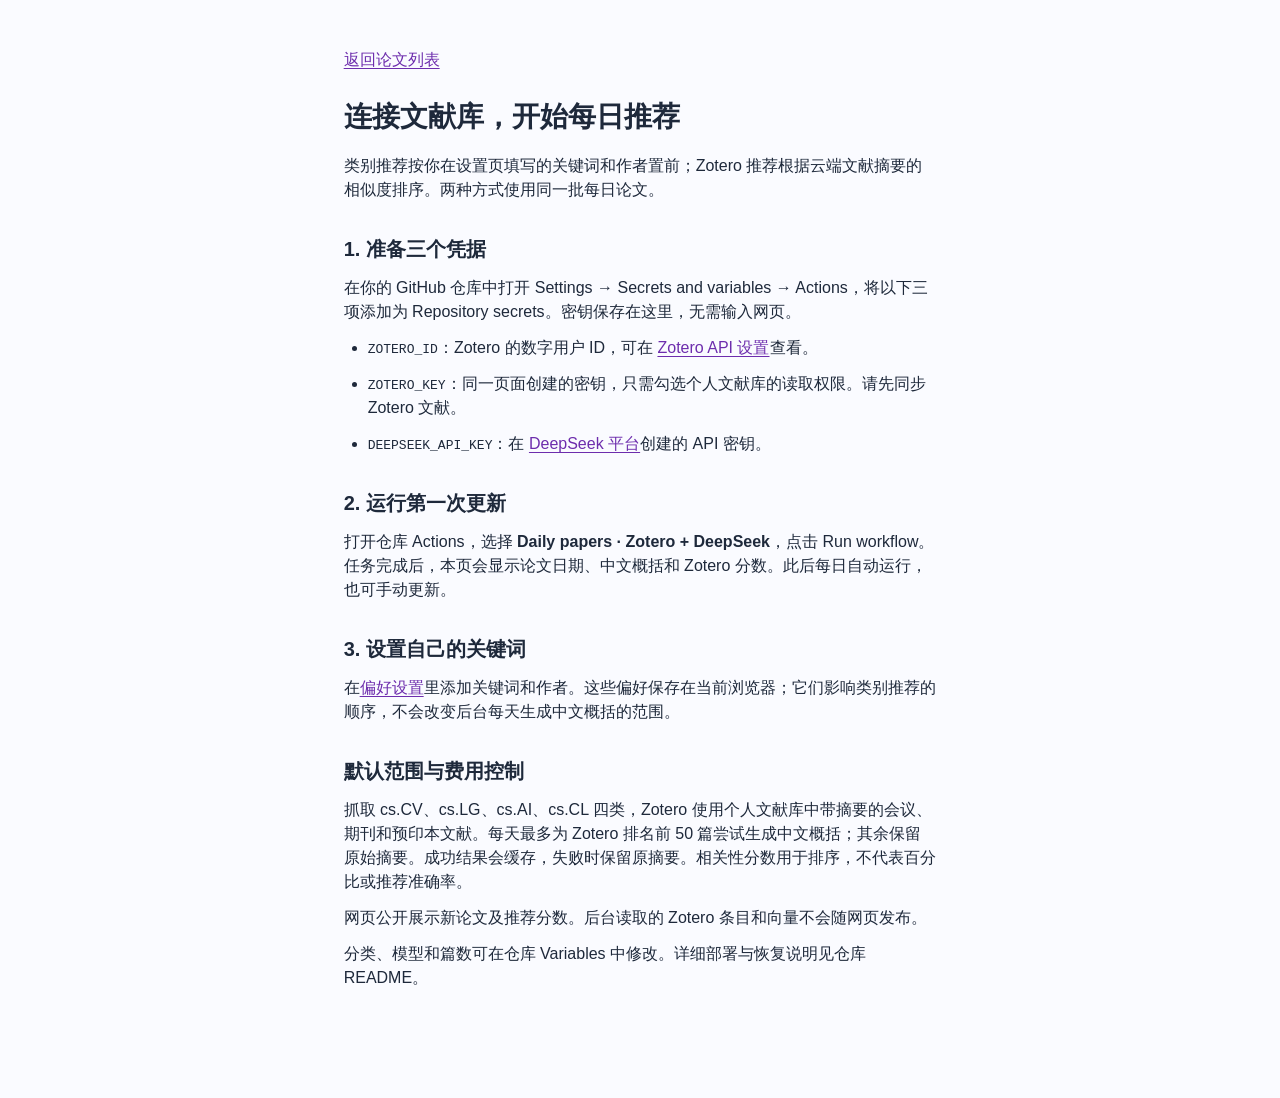
<file: setup.html>
<!doctype html>
<html lang="zh-CN">
<head>
  <meta charset="utf-8"><meta name="viewport" content="width=device-width, initial-scale=1">
  <title>开始使用 · Daily arXiv</title>
  <link rel="stylesheet" href="css/styles.css"><link rel="stylesheet" href="css/recommendations.css">
  <style> .setup-guide { max-width: 72ch; margin: 48px auto; padding: 0 24px 48px; } .setup-guide h1 { font-size: 28px; margin: 24px 0 16px; } .setup-guide h2 { font-size: 20px; margin: 32px 0 12px; } .setup-guide p, .setup-guide li { margin-bottom: 12px; } .setup-guide ul, .setup-guide ol { padding-left: 24px; } .setup-guide a { color: var(--accent-color); text-decoration: underline; text-underline-offset: 3px; } .setup-guide code { overflow-wrap: anywhere; } </style>
</head>
<body><main class="setup-guide">
  <a href="index.html">返回论文列表</a>
  <h1>连接文献库，开始每日推荐</h1>
  <p>类别推荐按你在设置页填写的关键词和作者置前；Zotero 推荐根据云端文献摘要的相似度排序。两种方式使用同一批每日论文。</p>
  <h2>1. 准备三个凭据</h2>
  <p>在你的 GitHub 仓库中打开 Settings → Secrets and variables → Actions，将以下三项添加为 Repository secrets。密钥保存在这里，无需输入网页。</p>
  <ul>
    <li><code>ZOTERO_ID</code>：Zotero 的数字用户 ID，可在 <a href="https://www.zotero.org/settings/keys" target="_blank" rel="noopener">Zotero API 设置</a>查看。</li>
    <li><code>ZOTERO_KEY</code>：同一页面创建的密钥，只需勾选个人文献库的读取权限。请先同步 Zotero 文献。</li>
    <li><code>DEEPSEEK_API_KEY</code>：在 <a href="https://platform.deepseek.com/api_keys" target="_blank" rel="noopener">DeepSeek 平台</a>创建的 API 密钥。</li>
  </ul>
  <h2>2. 运行第一次更新</h2>
  <p>打开仓库 Actions，选择 <strong>Daily papers · Zotero + DeepSeek</strong>，点击 Run workflow。任务完成后，本页会显示论文日期、中文概括和 Zotero 分数。此后每日自动运行，也可手动更新。</p>
  <h2>3. 设置自己的关键词</h2>
  <p>在<a href="settings.html">偏好设置</a>里添加关键词和作者。这些偏好保存在当前浏览器；它们影响类别推荐的顺序，不会改变后台每天生成中文概括的范围。</p>
  <h2>默认范围与费用控制</h2>
  <p>抓取 cs.CV、cs.LG、cs.AI、cs.CL 四类，Zotero 使用个人文献库中带摘要的会议、期刊和预印本文献。每天最多为 Zotero 排名前 50 篇尝试生成中文概括；其余保留原始摘要。成功结果会缓存，失败时保留原摘要。相关性分数用于排序，不代表百分比或推荐准确率。</p>
  <p>网页公开展示新论文及推荐分数。后台读取的 Zotero 条目和向量不会随网页发布。</p>
  <p>分类、模型和篇数可在仓库 Variables 中修改。详细部署与恢复说明见仓库 README。</p>
</main></body></html>
</file>
<file: css/styles.css>
/* 基础样式 */
:root {
  --primary-color: #667eea;
  --secondary-color: #764ba2;
  --accent-color: #6d2dad;
  --gradient-primary: linear-gradient(135deg, #667eea 0%, #764ba2 100%);
  --gradient-light: linear-gradient(135deg, #e0e7ff 0%, #f3e8ff 100%);
  --background-color: #fafbff;
  --card-bg-color: #ffffff;
  --background-hover: #f1f5f9;
  --text-color: #1e293b;
  --text-secondary: #475569;
  --text-tertiary: #94a3b8;
  --border-color: #e2e8f0;
  --border-accent: rgba(102, 126, 234, 0.2);
  --shadow-sm: 0 1px 3px rgba(102, 126, 234, 0.1);
  --shadow-md: 0 4px 15px rgba(102, 126, 234, 0.15);
  --shadow-lg: 0 8px 25px rgba(102, 126, 234, 0.2);
  --radius-sm: 8px;
  --radius-md: 12px;
  --transition: all 0.2s ease;
  --match-highlight: rgba(255, 223, 77, 0.22); /* 更明显的浅黄色背景 */
  --gold-color: #ffd700;
  --gold-dark: #d4af37;
  --gold-gradient: linear-gradient(135deg, #ffd700 0%, #d4af37 100%);
  --author-color: #10b981;
  --author-gradient: linear-gradient(135deg, #10b981 0%, #059669 100%);
  --keyword-color: #8b5cf6;
  --keyword-gradient: linear-gradient(135deg, #8b5cf6 0%, #7c3aed 100%);
}

* {
  margin: 0;
  padding: 0;
  box-sizing: border-box;
}

body {
  font-family: 'Inter', -apple-system, BlinkMacSystemFont, 'Segoe UI', Roboto, Helvetica, Arial, sans-serif;
  background-color: var(--background-color);
  color: var(--text-color);
  line-height: 1.5;
  -webkit-font-smoothing: antialiased;
  -moz-osx-font-smoothing: grayscale;
}

a {
  color: var(--primary-color);
  text-decoration: none;
}

a:hover {
  text-decoration: underline;
}

button {
  cursor: pointer;
  border: none;
  background: none;
  font: inherit;
  color: inherit;
}

.button {
  display: inline-flex;
  align-items: center;
  justify-content: center;
  gap: 8px;
  padding: 8px 16px;
  border-radius: var(--radius-sm);
  font-weight: 500;
  transition: var(--transition);
  background-color: var(--background-hover);
}

.button:hover {
  background-color: var(--border-color);
}

.button.primary {
  background: var(--gradient-primary);
  color: white;
  box-shadow: var(--shadow-sm);
}

.button.primary:hover {
  box-shadow: var(--shadow-md);
  transform: translateY(-1px);
}

.icon-button {
  display: flex;
  align-items: center;
  justify-content: center;
  width: 36px;
  height: 36px;
  border-radius: 50%;
  transition: var(--transition);
  color: var(--primary-color);
}

.icon-button:hover {
  background-color: rgba(102, 126, 234, 0.1);
}

/* 视图控制按钮样式 */
.view-controls {
  display: flex;
  align-items: center;
  gap: 4px;
}

.view-icon {
  display: flex;
  align-items: center;
  justify-content: center;
  margin-right: 2px;
  color: var(--primary-color);
  font-size: 14px;
}

.view-controls .button {
  border: 1px solid var(--border-accent);
  background-color: rgba(102, 126, 234, 0.05);
  padding: 4px 10px;
  font-size: 13px;
}

.view-controls .button:hover {
  background-color: rgba(102, 126, 234, 0.1);
}

.view-controls .button.active {
  background-color: rgba(102, 126, 234, 0.15);
  border-color: var(--primary-color);
  color: var(--primary-color);
  font-weight: 500;
}

/* 布局容器 */
.app-container {
  display: flex;
  flex-direction: column;
  min-height: 100vh;
}

/* 页头 */
header {
  position: sticky;
  top: 0;
  z-index: 100;
  background-color: var(--background-color);
}

.header-content {
  display: flex;
  justify-content: space-between;
  align-items: center;
  padding: 16px 24px;
  max-width: 1440px;
  margin: 0 auto;
  width: 100%;
}

.header-center {
  display: flex;
  align-items: center;
  justify-content: center;
}

.site-logo {
  display: flex;
  align-items: center;
  gap: 10px;
  text-decoration: none !important;
  color: var(--text-color);
  transition: var(--transition);
}

.site-logo:hover {
  text-decoration: none;
  opacity: 0.9;
}

.logo-image {
  height: 36px;
  width: auto;
}

.site-title {
  font-size: 18px;
  font-weight: 600;
  background: var(--gradient-primary);
  -webkit-background-clip: text;
  -webkit-text-fill-color: transparent;
  background-clip: text;
}

.header-content h1 {
  font-size: 20px;
  font-weight: 600;
}

.header-controls {
  display: flex;
  align-items: center;
  gap: 20px;
}

.date-selector {
  display: flex;
  align-items: center;
  gap: 8px;
  border-radius: var(--radius-sm);
  padding: 2px;
}

.date-display {
  display: flex;
  align-items: center;
  gap: 4px;
  font-weight: 500;
  color: var(--text-color);
}

/* 类别导航栏 */
.category-nav {
  background-color: rgba(255, 255, 255, 0.8);
  backdrop-filter: blur(10px);
  -webkit-backdrop-filter: blur(10px);
  position: sticky;
  top: 70px;
  z-index: 10;
  display: flex;
  flex-direction: column;
  align-items: center; /* 居中显示 */
}

.category-nav::-webkit-scrollbar {
  display: none;
}

.category-label-container {
  display: flex;
  align-items: center;
  max-width: 1440px; /* 与main容器的max-width相同 */
  width: 100%;
  padding: 10px 24px 5px 24px; /* 减少上下内边距 */
  margin: 0 auto; /* 居中显示 */
  position: relative;
}

.category-nav-label, .filter-nav-label {
  font-weight: 600;
  background: var(--gradient-primary);
  -webkit-background-clip: text;
  -webkit-text-fill-color: transparent;
  background-clip: text;
  margin-right: 8px; /* 减少右侧间距 */
  white-space: nowrap;
  min-width: 90px; /* 减少宽度从120px到90px */
  letter-spacing: 0.3px; /* 减少字母间距 */
  font-size: 14px; /* 减小字体大小 */
  text-transform: uppercase;
  opacity: 1; /* 增加不透明度 */
  position: relative;
  z-index: 1;
  padding-left: 3px; /* 减少左侧内边距 */
}

/* 删除装饰线的CSS规则 */
.category-nav-label::after, .keyword-nav-label::after {
  content: none; /* 移除装饰线 */
}

.category-scroll {
  display: flex;
  overflow-x: auto;
  gap: 10px;
  -ms-overflow-style: none;
  scrollbar-width: none;
  width: 100%;
  justify-content: flex-start; /* 改为左对齐 */
  flex-wrap: nowrap; /* 禁止换行 */
  white-space: nowrap; /* 确保内容不会换行 */
  /* 添加鼠标滚轮横向滚动支持 */
  overflow-y: hidden;
}

.filter-scroll {
  display: flex;
  overflow-x: auto;
  gap: 10px;
  -ms-overflow-style: none;
  scrollbar-width: none;
  width: 100%;
  justify-content: flex-start; /* 改为左对齐 */
  flex-wrap: nowrap; /* 禁止换行 */
  white-space: nowrap; /* 确保内容不会换行 */
  /* 添加鼠标滚轮横向滚动支持 */
  overflow-y: hidden;
}

/* Text search UI */
.text-search {
  display: inline-flex;
  align-items: center;
  gap: 8px;
  margin-right: 8px;
}

.text-search .search-input-wrapper {
  display: inline-flex;
  align-items: center;
  gap: 6px;
  background-color: var(--background-hover);
  border: 1px solid var(--border-accent);
  border-radius: 16px;
  padding: 4px 8px;
}

#textSearchInput {
  border: none;
  outline: none;
  background: transparent;
  font-size: 14px;
  color: var(--text-color);
  width: 220px;
}

.text-search .clear-x {
  width: 22px;
  height: 22px;
  border-radius: 50%;
  background-color: rgba(0,0,0,0.08);
  color: var(--text-secondary);
  display: inline-flex;
  align-items: center;
  justify-content: center;
}

.text-search .clear-x:hover {
  background-color: rgba(0,0,0,0.14);
}

.filter-scroll::-webkit-scrollbar {
  display: none;
}

.filter-label-container {
  display: flex;
  align-items: center;
  max-width: 1440px; /* 与main容器的max-width相同 */
  width: 100%;
  padding: 10px 24px 5px 24px; /* 与category标签容器保持一致 */
  margin: 0 auto; /* 居中显示 */
  position: relative;
}

.category-button {
  display: inline-flex;
  align-items: center;
  justify-content: center;
  flex-shrink: 0;
  padding: 6px 12px;
  background-color: var(--background-hover);
  border-radius: 16px;
  font-size: 14px;
  font-weight: 500;
  color: var(--text-secondary);
  transition: var(--transition);
  white-space: nowrap;
  margin: 0 2px;
  box-shadow: 0 1px 2px rgba(0, 0, 0, 0.04);
}

.keyword-tag {
  display: inline-flex;
  align-items: center;
  justify-content: center;
  flex-shrink: 0;
  padding: 6px 12px;
  background-color: var(--background-hover);
  border-radius: 16px;
  font-size: 14px;
  font-weight: 500;
  color: var(--text-secondary);
  transition: var(--transition);
  white-space: nowrap;
  cursor: pointer;
  margin: 0 2px;
  box-shadow: 0 1px 2px rgba(0, 0, 0, 0.04);
}

.category-count {
  display: inline-flex;
  align-items: center;
  justify-content: center;
  margin-left: 6px;
  min-width: 20px;
  height: 20px;
  background-color: rgba(0, 0, 0, 0.05);
  border-radius: 10px;
  font-size: 12px;
  padding: 0 6px;
  transition: var(--transition);
}

.category-button:hover {
  background-color: var(--border-color);
  color: var(--text-color);
}

.keyword-tag:hover {
  background-color: var(--border-color);
  color: var(--text-color);
}

.category-button.active {
  background: var(--gradient-primary);
  color: white;
  box-shadow: var(--shadow-sm);
}

/* 作者按钮样式 */
.author-button {
  background-color: rgba(102, 126, 234, 0.08); /* primary tint */
  color: var(--primary-color);
  border: 1px solid rgba(102, 126, 234, 0.25);
}

.author-button:hover {
  background-color: rgba(102, 126, 234, 0.12);
  border-color: rgba(102, 126, 234, 0.35);
}

.author-button.active {
  background: var(--gradient-primary);
  color: white;
  border-color: var(--primary-color);
  box-shadow: 0 2px 8px rgba(102, 126, 234, 0.25);
}

/* 关键词按钮样式 */
.keyword-button {
  background-color: rgba(167, 139, 250, 0.10); /* accent tint */
  color: var(--accent-color);
  border: 1px solid rgba(167, 139, 250, 0.25);
}

.keyword-button:hover {
  background-color: rgba(167, 139, 250, 0.14);
  border-color: rgba(167, 139, 250, 0.35);
}

.keyword-button.active {
  background: linear-gradient(135deg, var(--accent-color) 0%, var(--secondary-color) 100%);
  color: white;
  border-color: var(--accent-color);
  box-shadow: 0 2px 8px rgba(167, 139, 250, 0.25);
}

.keyword-tag.active {
  background: var(--gradient-primary);
  color: white;
  box-shadow: var(--shadow-sm);
}

.category-button.active .category-count {
  background-color: rgba(255, 255, 255, 0.3);
  color: #fff;
}

/* 标签动画效果 */
.keyword-tag.tag-appear,
.category-button.tag-appear {
  animation: tagAppear 0.3s ease;
}

.keyword-tag.tag-highlight,
.category-button.tag-highlight {
  animation: tagHighlight 1s ease;
}

@keyframes tagAppear {
  0% {
    opacity: 0;
    transform: translateY(10px);
  }
  100% {
    opacity: 1;
    transform: translateY(0);
  }
}

@keyframes tagHighlight {
  0% {
    transform: scale(1);
    box-shadow: 0 0 0 rgba(102, 126, 234, 0.4);
  }
  50% {
    transform: scale(1.05);
    box-shadow: 0 0 8px rgba(102, 126, 234, 0.6);
  }
  100% {
    transform: scale(1);
    box-shadow: 0 0 0 rgba(102, 126, 234, 0.4);
  }
}

/* 主要内容区域 */
main {
  flex: 1;
  padding: 0 24px 24px 24px; /* 修改上边距为0，保持左右下边距 */
  max-width: 1440px;
  margin: 0 auto;
  width: 100%;
}

/* 论文容器 - 网格视图 */
.paper-container {
  display: grid;
  grid-template-columns: repeat(auto-fill, minmax(350px, 1fr));
  gap: 30px;
  margin-top: 24px;
  align-items: flex-start;
}

/* 论文容器 - 列表视图 */
.paper-container.list-view {
  display: flex;
  flex-direction: column;
  gap: 20px;
}

/* 论文卡片 - 网格视图 */
.paper-card {
  background-color: var(--card-bg-color);
  border-radius: var(--radius-md);
  box-shadow: var(--shadow-sm);
  overflow: visible;
  transition: var(--transition);
  cursor: pointer;
  height: auto;
  min-height: 100%;
  display: flex;
  flex-direction: column;
  position: relative;
}

.paper-card:hover {
  box-shadow: var(--shadow-md);
  transform: translateY(-2px);
  background-color: var(--background-light);
}

.paper-card-header {
  padding: 16px;
  border-bottom: 1px solid var(--border-color);
}

.paper-card-title {
  font-size: 16px;
  font-weight: 600;
  margin-bottom: 12px;
  line-height: 1.5;
  overflow: visible;
}

.paper-card-authors {
  font-size: 14px;
  color: var(--text-secondary);
  margin-bottom: 12px;
  line-height: 1.4;
  overflow: visible;
}

/* 作者列表项样式 */
.paper-card-authors .author-item {
  display: inline;
  white-space: nowrap;
}

/* 作者省略号样式 */
.paper-card-authors .author-ellipsis {
  display: inline;
  color: var(--text-tertiary);
  font-weight: 500;
  margin: 0 2px;
  user-select: none;
}

.paper-card-categories {
  display: flex;
  flex-wrap: wrap;
  gap: 6px;
  margin-bottom: 6px;
}

.category-tag {
  font-size: 12px;
  padding: 2px 8px;
  border-radius: 12px;
  background-color: var(--background-hover);
  color: var(--text-secondary);
  border: 1px solid var(--border-accent);
}

.paper-card-body {
  padding: 20px;
  flex-grow: 1;
  display: flex;
  flex-direction: column;
}

.paper-card-summary {
  font-size: 14px;
  color: var(--text-secondary);
  line-height: 1.5;
  overflow: visible;
  margin-bottom: 20px;
  border-left: 3px solid var(--primary-color);
  padding-left: 12px;
  background-color: rgba(102, 126, 234, 0.05);
  padding: 12px;
  border-radius: 6px;
}

.paper-card-footer {
  margin-top: auto;
  display: flex;
  justify-content: space-between;
  align-items: center;
}

.paper-card-date {
  font-size: 12px;
  color: var(--text-tertiary);
}

.paper-card-link {
  font-size: 14px;
  color: var(--primary-color);
  font-weight: 500;
}

/* 论文卡片 - 列表视图 */
.list-view .paper-card {
  flex-direction: row;
  align-items: center;
  padding: 16px;
  gap: 20px;
}

.list-view .paper-card-header {
  padding: 0;
  border-bottom: none;
  flex: 1;
}

.list-view .paper-card-body {
  padding: 0;
  flex: 2;
}

.list-view .paper-card-footer {
  margin-top: 0;
  padding: 0;
  flex: 0 0 auto;
}

/* 论文详情模态框 */
.paper-modal {
  display: none;
  position: fixed;
  top: 0;
  left: 0;
  width: 100%;
  height: 100%;
  background-color: rgba(0, 0, 0, 0.5);
  z-index: 1000;
  overflow-y: auto;
  backdrop-filter: blur(5px);
  -webkit-backdrop-filter: blur(5px);
}

.paper-modal.active {
  display: flex;
  justify-content: center;
  align-items: flex-start;
}

.paper-modal-content {
  background-color: var(--card-bg-color);
  border-radius: var(--radius-md);
  box-shadow: var(--shadow-md);
  width: 90%;
  max-width: 800px;
  margin: 60px auto;
  max-height: calc(100vh - 120px);
  display: flex;
  flex-direction: column;
  animation: modalFadeIn 0.3s ease;
}

@keyframes modalFadeIn {
  from {
    opacity: 0;
    transform: translateY(20px);
  }
  to {
    opacity: 1;
    transform: translateY(0);
  }
}

.paper-modal-header {
  padding: 20px;
  border-bottom: 1px solid var(--border-color);
  display: flex;
  justify-content: space-between;
  align-items: center;
  position: relative;
}

.paper-modal-header h2 {
  font-size: 20px;
  font-weight: 600;
}

.paper-modal-body {
  padding: 20px;
  overflow-y: auto;
  flex: 1;
}

.paper-modal-body h3 {
  font-size: 18px;
  font-weight: 600;
  margin-bottom: 16px;
}

.paper-modal-body p {
  margin-bottom: 16px;
  line-height: 1.6;
}

.paper-modal-footer {
  display: flex;
  justify-content: space-between;
  align-items: center;
  gap: 8px;
  padding: 16px;
  border-top: 1px solid var(--border-color);
}

.paper-navigation {
  display: flex;
  flex-direction: column;
  align-items: flex-start;
  gap: 4px;
}

.paper-modal-buttons {
  display: flex;
  gap: 8px;
  align-items: center;
}

.paper-modal-footer .button.icon-button {
  width: 40px;
  height: 40px;
  padding: 8px;
  display: flex;
  align-items: center;
  justify-content: center;
  transition: all 0.2s ease;
  position: relative;
  border: none;
  background: none;
}

.paper-modal-footer .button.icon-button:not(.primary) {
  color: var(--text-primary);
}

.paper-modal-footer .button.icon-button:not(.primary):hover {
  color: var(--primary-color);
  transform: translateY(-1px);
}

/* Special styling for arXiv logo */
.paper-modal-footer #paperLink svg {
  width: 60px;
  height: 27px;
  margin: -2px -10px;
}

.paper-modal-footer .button.icon-button.primary {
  background: none;
}

.paper-modal-footer .button.icon-button.primary:hover {
  transform: translateY(-1px);
}

/* Tooltip styles */
.paper-modal-footer .button.icon-button::after {
  content: attr(title);
  position: absolute;
  bottom: 100%;
  left: 50%;
  transform: translateX(-50%);
  padding: 4px 8px;
  background-color: rgba(0, 0, 0, 0.8);
  color: white;
  font-size: 12px;
  border-radius: 4px;
  white-space: nowrap;
  opacity: 0;
  visibility: hidden;
  transition: all 0.2s ease;
  pointer-events: none;
  margin-bottom: 5px;
}

.paper-modal-footer .button.icon-button:hover::after {
  opacity: 1;
  visibility: visible;
}

.navigation-hint {
  font-size: 12px;
  color: var(--text-tertiary);
  font-weight: 500;
}

.paper-position {
  font-size: 14px;
  color: var(--text-secondary);
  font-weight: 600;
}

/* 日期选择器样式 */
.date-picker-modal {
  position: fixed;
  top: 0;
  left: 0;
  right: 0;
  bottom: 0;
  background-color: rgba(0, 0, 0, 0.5);
  display: flex;
  align-items: center;
  justify-content: center;
  z-index: 1000;
  opacity: 0;
  visibility: hidden;
  transition: var(--transition);
  backdrop-filter: blur(5px);
  -webkit-backdrop-filter: blur(5px);
  pointer-events: none;
}

.date-picker-modal.active {
  opacity: 1;
  visibility: visible;
  pointer-events: auto;
}

.date-picker-content {
  background-color: var(--card-bg-color);
  border-radius: var(--radius-md);
  box-shadow: 0 10px 25px rgba(0, 0, 0, 0.1);
  width: 100%;
  max-width: 360px;
  max-height: 90vh;
  overflow-y: auto;
  animation: modalFadeIn 0.3s ease forwards;
  padding: 24px;
  border: 1px solid rgba(0, 0, 0, 0.08);
}

.date-picker-header {
  display: flex;
  justify-content: space-between;
  align-items: center;
  padding: 16px 20px;
  border-bottom: 1px solid var(--border-color);
}

.date-picker-header h3 {
  font-size: 18px;
  font-weight: 600;
}

.date-picker-body {
  padding: 0;
}

.date-picker-title {
  font-size: 18px;
  font-weight: 600;
  margin: 0 0 16px 0;
  color: var(--primary-color);
  text-align: center;
}

.flatpickr-container {
  margin-bottom: 20px;
  width: 100%;
}

.flatpickr-container input {
  display: none;
}

/* Make flatpickr calendar take full width */
.flatpickr-calendar {
  width: 100% !important;
  max-width: 100% !important;
  padding: 0 !important;
  box-sizing: border-box !important;
  background: transparent !important;
  box-shadow: none !important;
  border: none !important;
}

.flatpickr-months {
  width: 100% !important;
  padding: 0;
  margin-bottom: 10px;
  background-color: transparent !important;
}

.flatpickr-month {
  background-color: transparent !important;
  color: var(--text-color) !important;
}

.flatpickr-current-month {
  padding: 0 !important;
  font-size: 18px !important;
  font-weight: 600 !important;
}

.flatpickr-monthDropdown-months {
  font-weight: 600 !important;
  color: var(--text-color) !important;
}

.flatpickr-prev-month, .flatpickr-next-month {
  padding: 5px !important;
  fill: var(--primary-color) !important;
  color: var(--primary-color) !important;
}

.flatpickr-prev-month:hover, .flatpickr-next-month:hover {
  background-color: rgba(0, 0, 0, 0.05) !important;
  border-radius: 50% !important;
}

.flatpickr-weekdays {
  width: 100% !important;
  background-color: transparent !important;
  margin-bottom: 5px;
}

.flatpickr-weekday {
  height: 28px;
  line-height: 28px;
  flex: 1;
  background-color: transparent !important;
  color: var(--text-secondary) !important;
  font-weight: 500 !important;
  font-size: 14px !important;
}

.flatpickr-days {
  width: 100% !important;
  display: flex !important;
  justify-content: center !important;
  background-color: transparent !important;
}

.dayContainer {
  width: 100% !important;
  min-width: 100% !important;
  max-width: 100% !important;
  display: flex !important;
  flex-wrap: wrap !important;
  /* justify-content: flex-start !important; */
  padding: 0 !important;
}

.flatpickr-day {
  margin: 2px;
  height: 36px !important;
  line-height: 36px !important;
  border-radius: 50% !important;
  /* max-width: 36px !important; */
  width: calc(100% / 7 ) !important;
  flex: 0 0 calc(100% / 7 ) !important;
  display: inline-flex !important;
  justify-content: center !important;
  align-items: center !important;
  box-sizing: border-box !important;
  font-weight: 400 !important;
  color: var(--text-color) !important;
  border: none !important;
}

.flatpickr-day.today {
  border: none !important;
  background-color: rgba(102, 126, 234, 0.1) !important;
  color: var(--primary-color) !important;
  font-weight: 600 !important;
}

.flatpickr-day.selected, 
.flatpickr-day.startRange, 
.flatpickr-day.endRange, 
.flatpickr-day.selected.inRange, 
.flatpickr-day.startRange.inRange, 
.flatpickr-day.endRange.inRange, 
.flatpickr-day.selected:focus, 
.flatpickr-day.startRange:focus, 
.flatpickr-day.endRange:focus, 
.flatpickr-day.selected:hover, 
.flatpickr-day.startRange:hover, 
.flatpickr-day.endRange:hover, 
.flatpickr-day.selected.prevMonthDay, 
.flatpickr-day.startRange.prevMonthDay, 
.flatpickr-day.endRange.prevMonthDay, 
.flatpickr-day.selected.nextMonthDay, 
.flatpickr-day.startRange.nextMonthDay, 
.flatpickr-day.endRange.nextMonthDay {
  background: var(--gradient-primary) !important;
  border-color: var(--primary-color) !important;
  color: white !important;
  font-weight: 600 !important;
  box-shadow: var(--shadow-sm) !important;
}

.flatpickr-day.inRange, 
.flatpickr-day.prevMonthDay.inRange, 
.flatpickr-day.nextMonthDay.inRange, 
.flatpickr-day.today.inRange, 
.flatpickr-day.prevMonthDay.today.inRange, 
.flatpickr-day.nextMonthDay.today.inRange {
  background: rgba(102, 126, 234, 0.15) !important;
  border-color: transparent !important;
  color: var(--text-color) !important;
  box-shadow: none !important;
}

.flatpickr-day:hover, 
.flatpickr-day.prevMonthDay:hover, 
.flatpickr-day.nextMonthDay:hover, 
.flatpickr-day:focus, 
.flatpickr-day.prevMonthDay:focus, 
.flatpickr-day.nextMonthDay:focus {
  background: rgba(0, 0, 0, 0.05) !important;
  border-color: transparent !important;
}

.flatpickr-day.flatpickr-disabled, 
.flatpickr-day.flatpickr-disabled:hover,
.flatpickr-day.prevMonthDay, 
.flatpickr-day.nextMonthDay, 
.flatpickr-day.notAllowed {
  color: rgba(57, 57, 57, 0.3) !important;
  background: transparent !important;
  cursor: not-allowed;
}

.date-range-selector {
  display: flex;
  align-items: center;
  justify-content: center;
  padding: 12px 0;
  border-top: 1px solid var(--border-color);
  background-color: rgba(0, 0, 0, 0.02);
  border-radius: 0 0 var(--radius-md) var(--radius-md);
  margin: 16px -24px -24px -24px;
}

.toggle-switch {
  position: relative;
  display: inline-block;
  width: 42px;
  height: 22px;
  margin: 0 10px;
}

.toggle-switch input {
  opacity: 0;
  width: 0;
  height: 0;
}

.toggle-slider {
  position: absolute;
  cursor: pointer;
  top: 0;
  left: 0;
  right: 0;
  bottom: 0;
  background-color: var(--border-color);
  transition: .3s;
  border-radius: 24px;
  box-shadow: inset 0 1px 3px rgba(0, 0, 0, 0.1);
}

.toggle-slider:before {
  position: absolute;
  content: "";
  height: 16px;
  width: 16px;
  left: 3px;
  top: 50%;
  transform: translateY(-50%);
  background-color: white;
  transition: .3s;
  border-radius: 50%;
  box-shadow: 0 1px 3px rgba(0, 0, 0, 0.15);
}

input:checked + .toggle-slider {
  background: var(--gradient-primary);
}

input:focus + .toggle-slider {
  box-shadow: inset 0 1px 3px rgba(0, 0, 0, 0.1), 0 0 0 2px rgba(102, 126, 234, 0.2);
}

input:checked + .toggle-slider:before {
  transform: translate(20px, -50%);
}

.toggle-label {
  font-size: 13px;
  font-weight: 500;
  color: var(--text-secondary);
  user-select: none;
  min-width: 40px;
  text-align: center;
}

@media (max-width: 768px) {
  .header-content {
    padding: 12px 16px;
  }
  
  .header-center {
    position: static;
    transform: none;
    margin-bottom: 8px;
  }
  
  .header-controls {
    margin-left: auto;
  }
  
  .category-scroll {
    padding: 8px 16px;
    max-width: 100%; /* 在移动端占满宽度 */
    justify-content: flex-start; /* 在移动端左对齐 */
    flex-wrap: nowrap; /* 确保不换行 */
  }
  
  .filter-scroll {
    padding: 0 16px 8px;
    margin-top: -4px;
    gap: 6px;
    max-width: 100%; /* 在移动端占满宽度 */
    justify-content: flex-start; /* 在移动端左对齐 */
    flex-wrap: nowrap; /* 确保不换行 */
  }
  
  .category-button, .keyword-tag {
    padding: 4px 10px;
    font-size: 12px;
    border-radius: 14px;
    margin: 0 2px; /* 调整为水平边距 */
  }
  
  main {
    padding: 0 16px 16px 16px; /* 调整与类别/关键词区域保持一致 */
    padding-left: 10px;
  }
  
  .paper-container {
    padding: 0;
    margin-top: 16px;
  }
  
  .keyword-tag-container {
    margin: 6px 16px 0;
    padding: 8px 12px;
  }
  
  .keyword-tag-header {
    margin-bottom: 6px;
  }
  
  .keyword-tags {
    gap: 6px;
    min-height: 24px;
    padding: 4px;
  }
  
  .keyword-tags .keyword-tag {
    padding: 3px 8px;
    font-size: 12px;
    border-radius: 12px;
  }
  
  .list-view .paper-card {
    flex-direction: column;
  }
  
  .list-view .paper-card-header,
  .list-view .paper-card-body {
    width: 100%;
  }
  
  .paper-modal-content {
    width: 95%;
    max-height: 85vh;
  }
  
  .paper-sections {
    flex-direction: column;
  }
  
  .date-picker-content {
    width: 95%;
  }
}

/* 加载状态 */
.loading-container {
  display: flex;
  flex-direction: column;
  align-items: center;
  justify-content: center;
  padding: 40px;
  grid-column: 1 / -1;
}

.loading-spinner {
  width: 40px;
  height: 40px;
  border: 3px solid rgba(0, 0, 0, 0.1);
  border-radius: 50%;
  border-top-color: var(--primary-color);
  animation: spinner 1s linear infinite;
  margin-bottom: 16px;
}

@keyframes spinner {
  to {
    transform: rotate(360deg);
  }
}

/* 页脚 */
footer {
  background-color: #fff;
  border-top: 1px solid var(--border-color);
  padding: 24px;
  margin-top: auto;
}

.footer-content {
  max-width: 1440px;
  margin: 0 auto;
  text-align: center;
  color: var(--text-tertiary);
  font-size: 14px;
}

/* 添加对论文索引号和详情部分的样式 */
.paper-card-index {
  font-weight: 600;
  color: white;
  background: var(--gradient-primary);
  width: 28px;
  height: 28px;
  border-radius: 50%;
  display: flex;
  align-items: center;
  justify-content: center;
  font-size: 14px;
  box-shadow: 0 2px 4px rgba(102, 126, 234, 0.2);
  position: absolute;
  top: -10px;
  left: -10px;
  z-index: 5;
}

.paper-sections {
  margin-top: 16px;
  display: grid;
  grid-template-columns: repeat(auto-fit, minmax(300px, 1fr));
  gap: 16px;
}

.paper-section {
  background-color: rgba(102, 126, 234, 0.03);
  border-radius: var(--radius-sm);
  padding: 16px;
  border-left: 3px solid var(--primary-color);
}

.paper-section h4 {
  margin-top: 0;
  margin-bottom: 8px;
  color: var(--primary-color);
  font-size: 16px;
}

.original-abstract {
  font-style: italic;
  border-left: 3px solid var(--border-color);
  padding-left: 16px;
  color: var(--text-secondary);
}

/* 在列表视图中调整索引显示 */
.list-view .paper-card-index {
  position: relative;
  top: auto;
  left: auto;
  margin-right: 12px;
  margin-top: auto;
  margin-bottom: auto;
}

/* 设置模态框样式 */
.settings-modal {
  position: fixed;
  top: 0;
  left: 0;
  width: 100%;
  height: 100%;
  background-color: rgba(15, 23, 42, 0.6);
  backdrop-filter: blur(4px);
  z-index: 1000;
  display: flex;
  justify-content: center;
  align-items: center;
  opacity: 0;
  visibility: hidden;
  transition: opacity 0.3s ease, visibility 0.3s ease;
}

.settings-modal.active {
  opacity: 1;
  visibility: visible;
}

.settings-modal-content {
  background-color: var(--card-bg-color);
  border-radius: var(--radius-md);
  width: 90%;
  max-width: 600px;
  max-height: 85vh;
  box-shadow: var(--shadow-lg);
  display: flex;
  flex-direction: column;
  transform: translateY(20px);
  transition: transform 0.3s cubic-bezier(0.34, 1.56, 0.64, 1);
  overflow: hidden;
}

.settings-modal.active .settings-modal-content {
  transform: translateY(0);
}

.settings-modal-header {
  display: flex;
  justify-content: space-between;
  align-items: center;
  padding: 20px 24px;
  border-bottom: 1px solid var(--border-color);
}

.settings-modal-header h2 {
  font-size: 20px;
  font-weight: 600;
  margin: 0;
  background: var(--gradient-primary);
  -webkit-background-clip: text;
  -webkit-text-fill-color: transparent;
  background-clip: text;
}

.settings-modal-body {
  padding: 24px;
  overflow-y: auto;
  max-height: calc(85vh - 140px);
}

.settings-section {
  margin-bottom: 28px;
}

.settings-section:last-child {
  margin-bottom: 0;
}

.settings-section h3 {
  font-size: 16px;
  font-weight: 600;
  margin-bottom: 16px;
  color: var(--text-color);
}

.settings-item {
  margin-bottom: 20px;
  display: flex;
  align-items: center;
  justify-content: space-between;
}

.settings-item:last-child {
  margin-bottom: 0;
}

.settings-item label {
  font-size: 14px;
  font-weight: 500;
  color: var(--text-secondary);
}

.settings-input {
  background-color: var(--background-color);
  border: 1px solid var(--border-color);
  border-radius: var(--radius-sm);
  padding: 8px 12px;
  font-size: 14px;
  color: var(--text-color);
  transition: var(--transition);
  width: 180px;
}

.settings-input:focus {
  border-color: var(--primary-color);
  outline: none;
  box-shadow: 0 0 0 2px rgba(102, 126, 234, 0.2);
}

.settings-modal-footer {
  display: flex;
  justify-content: flex-end;
  gap: 12px;
  padding: 16px 24px;
  border-top: 1px solid var(--border-color);
}

.tag-selector {
  display: flex;
  flex-direction: column;
  gap: 8px;
  width: 180px;
}

.selected-tags {
  display: flex;
  flex-wrap: wrap;
  gap: 8px;
  margin-bottom: 8px;
}

.selected-tags .category-tag {
  display: inline-flex;
  align-items: center;
  background-color: rgba(102, 126, 234, 0.1);
  color: var(--primary-color);
  border-radius: 16px;
  padding: 4px 12px;
  font-size: 12px;
  font-weight: 500;
  cursor: pointer;
  transition: var(--transition);
}

.selected-tags .category-tag:hover {
  background-color: rgba(102, 126, 234, 0.2);
}

.range-selector {
  display: flex;
  align-items: center;
  gap: 12px;
  width: 180px;
}

.settings-range {
  flex: 1;
  height: 4px;
  -webkit-appearance: none;
  appearance: none;
  background: var(--gradient-light);
  border-radius: 2px;
  outline: none;
}

.settings-range::-webkit-slider-thumb {
  -webkit-appearance: none;
  appearance: none;
  width: 16px;
  height: 16px;
  border-radius: 50%;
  background: var(--gradient-primary);
  cursor: pointer;
  box-shadow: var(--shadow-sm);
}

.settings-range::-moz-range-thumb {
  width: 16px;
  height: 15px;
  border-radius: 50%;
  background: var(--gradient-primary);
  cursor: pointer;
  box-shadow: var(--shadow-sm);
  border: none;
}

#fontSizeValue {
  font-size: 14px;
  color: var(--text-secondary);
  min-width: 40px;
  text-align: right;
}

@media (max-width: 768px) {
  .settings-item {
    flex-direction: column;
    align-items: flex-start;
    gap: 8px;
  }
  
  .settings-input, 
  .tag-selector,
  .range-selector {
    width: 100%;
  }
}

.clear-button {
  background-color: var(--text-tertiary);
  color: white;
  font-size: 13px;
  padding: 4px 10px;
  margin: 4px 2px; /* 添加边距与其他按钮一致 */
}

.clear-button:hover {
  background-color: var(--text-secondary);
}

/* 类别标签和关键词标签样式 */
.category-label {
  font-weight: 600;
  color: var(--text-color);
  margin-right: 6px;
}

.keyword-label {
  font-weight: 600;
  color: var(--text-color);
  margin-right: 6px;
  white-space: nowrap;
  margin-left: 0;
  min-width: 90px; /* 减少宽度从120px到90px，与Category标签保持一致 */
}

.author-label {
  font-weight: 600;
  color: var(--text-color);
  margin-right: 6px;
  white-space: nowrap;
  margin-left: 0;
  min-width: 90px; /* 与Category和Keyword标签保持一致 */
}

.logic-indicator {
  display: inline-flex;
  align-items: center;
  justify-content: center;
  background: var(--gradient-primary);
  color: white;
  border-radius: 12px;
  padding: 3px 8px;
  font-size: 12px;
  font-weight: 600;
  margin-right: 8px;
  box-shadow: 0 1px 3px rgba(0, 0, 0, 0.1);
  letter-spacing: 0.5px;
}

.filter-logic-hint {
  font-size: 11px;
  opacity: 0.85;
  font-weight: 500;
  margin-left: 4px;
  letter-spacing: 0;
  text-transform: none;
}

  padding-left: 3px; /* 减少左侧内边距 */
}


.author-tag {
  display: inline-flex;
  align-items: center;
  justify-content: center;
  padding: 4px 12px;
  margin-right: 8px;
  background-color: var(--tag-bg);
  color: var(--text-secondary);
  border-radius: 16px;
  font-size: 13px;
  font-weight: 500;
  cursor: pointer;
  transition: all 0.2s ease;
  user-select: none;
}

.author-tag.active {
  background: var(--gradient-primary);
  color: white;
  box-shadow: 0 2px 4px rgba(0, 0, 0, 0.1);
}

.author-tag:hover {
  background-color: var(--tag-hover-bg);
}

.author-tag.active:hover {
  background: var(--gradient-primary-hover);
}

/* 高亮样式 */
.keyword-highlight {
  background-color: rgba(255, 215, 0, 0.15);
  border-radius: 3px;
  padding: 0 2px;
  font-weight: inherit;
  color: inherit;
  position: relative;
  display: inline-block;
  box-shadow: 0 0 0 1px rgba(255, 215, 0, 0.3);
  transition: all 0.2s ease;
}

.keyword-highlight:hover {
  background-color: rgba(255, 215, 0, 0.25);
  box-shadow: 0 0 0 1px rgba(255, 215, 0, 0.4);
}

.author-highlight {
  background-color: rgba(255, 215, 0, 0.12);
  border-radius: 3px;
  padding: 0 2px;
  font-weight: inherit;
  color: inherit;
  position: relative;
  display: inline-block;
  box-shadow: 0 0 0 1px rgba(255, 215, 0, 0.25);
  transition: all 0.2s ease;
}

.author-highlight:hover {
  background-color: rgba(255, 215, 0, 0.2);
  box-shadow: 0 0 0 1px rgba(255, 215, 0, 0.35);
}

.paper-modal-body .highlight-info .keyword-sample {
  background-color: rgba(255, 215, 0, 0.15);
  border: 1px solid rgba(255, 215, 0, 0.3);
}

.paper-modal-body .highlight-info .author-sample {
  background-color: rgba(255, 215, 0, 0.12);
  border: 1px solid rgba(255, 215, 0, 0.25);
}

/* 添加一个高亮动画效果 */
@keyframes highlightPulse {
  0% {
    box-shadow: 0 0 0 1px rgba(102, 126, 234, 0.3);
  }
  50% {
    box-shadow: 0 0 0 2px rgba(102, 126, 234, 0.5);
  }
  100% {
    box-shadow: 0 0 0 1px rgba(102, 126, 234, 0.3);
  }
}

.paper-card:hover .keyword-highlight,
.paper-card:hover .author-highlight {
  animation: highlightPulse 1.5s ease-in-out infinite;
}

/* 在弹窗中也保持高亮的良好显示 */
.paper-modal-body .keyword-highlight,
.paper-modal-body .author-highlight {
  display: inline;
  line-height: inherit;
}

/* 当同时存在关键词和作者高亮时，在模态窗口中显示一个提示 */
.paper-modal-body .highlight-info {
  margin-top: 10px;
  font-size: 12px;
  color: var(--text-tertiary);
  display: flex;
  gap: 10px;
}

.paper-modal-body .highlight-info span {
  display: flex;
  align-items: center;
  gap: 4px;
}

.paper-modal-body .highlight-info .sample {
  width: 12px;
  height: 12px;
  border-radius: 2px;
}

/* 匹配论文卡片的高亮样式 */
.paper-card.matched-paper {
  box-shadow: 0 0 0 2px var(--gold-color), var(--shadow-md);
  background-color: var(--match-highlight);
  position: relative;
  z-index: 2;
  border: 1px solid rgba(255, 215, 0, 0.45);
}

.paper-card.matched-paper:hover {
  box-shadow: 0 0 0 2px var(--gold-color), var(--shadow-lg);
  transform: translateY(-3px);
  border: 1px solid rgba(255, 215, 0, 0.5);
}

/* 移除这个 ::after 星星，只使用 .match-badge */
.paper-card.matched-paper::after {
  display: none;
}

/* 保留原始的关键帧动画，因为其他地方可能会用到 */
@keyframes goldPulse {
  0% {
    box-shadow: 0 0 0 0 rgba(255, 215, 0, 0.7);
  }
  70% {
    box-shadow: 0 0 0 8px rgba(255, 215, 0, 0);
  }
  100% {
    box-shadow: 0 0 0 0 rgba(255, 215, 0, 0);
  }
}

/* 为匹配论文添加列表视图的特殊样式 */
.list-view .paper-card.matched-paper {
  border-left: 4px solid var(--gold-color);
}

/* 优化移动端显示效果 */
@media (max-width: 768px) {
  .paper-card.matched-paper::after {
    top: -4px;
    right: -4px;
    width: 20px;
    height: 20px;
    background-size: 12px 12px;
  }
}

/* 匹配论文在详情页中的样式 */
.matched-paper-details {
  position: relative;
  border-left: 4px solid var(--gold-color);
  padding-left: 16px;
  background-color: var(--match-highlight);
  border-radius: var(--radius-md);
  padding: 20px;
  box-shadow: inset 0 0 0 1px rgba(255, 215, 0, 0.3);
}

.match-indicator {
  position: absolute;
  top: -10px;
  right: 10px;
  background: var(--gold-gradient);
  color: white;
  font-size: 12px;
  font-weight: 600;
  padding: 4px 12px 4px 28px;
  border-radius: 12px;
  box-shadow: 0 2px 4px rgba(212, 175, 55, 0.4);
  z-index: 1;
  letter-spacing: 0.5px;
  animation: fadeIn 0.5s ease-out;
  background-image: url("data:image/svg+xml,%3Csvg xmlns='http://www.w3.org/2000/svg' width='14' height='14' viewBox='0 0 24 24' fill='none' stroke='white' stroke-width='2.5' stroke-linecap='round' stroke-linejoin='round'%3E%3Cpath d='M12 2L15.09 8.26L22 9.27L17 14.14L18.18 21.02L12 17.77L5.82 21.02L7 14.14L2 9.27L8.91 8.26L12 2z'/%3E%3C/svg%3E");
  background-repeat: no-repeat;
  background-position: 8px center;
  background-size: 14px 14px;
}

@keyframes fadeIn {
  from { opacity: 0; transform: translateY(-10px); }
  to { opacity: 1; transform: translateY(0); }
}

@media (max-width: 768px) {
  .matched-paper-details {
    padding: 15px;
  }
  
  .match-indicator {
    font-size: 11px;
    padding: 3px 10px;
    top: -8px;
    right: 8px;
  }
}

/* 匹配标记样式 */
.match-badge {
  position: absolute;
  top: -6px;
  right: -6px;
  width: 24px;
  height: 24px;
  background: var(--gold-gradient);
  border-radius: 50%;
  display: flex;
  align-items: center;
  justify-content: center;
  box-shadow: 0 2px 6px rgba(212, 175, 55, 0.5);
  z-index: 5;
  background-image: url("data:image/svg+xml,%3Csvg xmlns='http://www.w3.org/2000/svg' width='14' height='14' viewBox='0 0 24 24' fill='white' stroke='white' stroke-width='1' stroke-linecap='round' stroke-linejoin='round'%3E%3Cpath d='M12 2L15.09 8.26L22 9.27L17 14.14L18.18 21.02L12 17.77L5.82 21.02L7 14.14L2 9.27L8.91 8.26L12 2z'/%3E%3C/svg%3E");
  background-repeat: no-repeat;
  background-position: center;
  background-size: 14px 14px;
  animation: goldPulse 2s infinite;
  cursor: help;
}

@keyframes starShine {
  0% { 
    transform: scale(1) rotate(0deg); 
    box-shadow: 0 2px 6px rgba(212, 175, 55, 0.5);
  }
  50% { 
    transform: scale(1.1) rotate(5deg); 
    box-shadow: 0 2px 10px rgba(255, 215, 0, 0.7);
  }
  100% { 
    transform: scale(1) rotate(0deg); 
    box-shadow: 0 2px 6px rgba(212, 175, 55, 0.5);
  }
}

.list-view .match-badge {
  position: absolute;
  top: -6px; 
  right: -6px;
  transform: none;
}

@media (max-width: 768px) {
  .match-badge {
    width: 20px;
    height: 20px;
    background-size: 12px 12px;
    top: -4px;
    right: -4px;
  }
}

/* 匹配信息样式 */
.match-info {
  display: flex;
  align-items: flex-start;
  gap: 15px;
  margin: 16px 0;
  padding: 15px;
  background-color: rgba(255, 215, 0, 0.05);
  border-radius: var(--radius-sm);
  border: 1px solid rgba(255, 215, 0, 0.2);
  position: relative;
}

.match-star-icon {
  flex-shrink: 0;
  width: 36px;
  height: 36px;
  background: var(--gold-gradient);
  border-radius: 50%;
  display: flex;
  align-items: center;
  justify-content: center;
  box-shadow: 0 2px 8px rgba(212, 175, 55, 0.4);
  background-image: url("data:image/svg+xml,%3Csvg xmlns='http://www.w3.org/2000/svg' width='20' height='20' viewBox='0 0 24 24' fill='white' stroke='white' stroke-width='1' stroke-linecap='round' stroke-linejoin='round'%3E%3Cpath d='M12 2L15.09 8.26L22 9.27L17 14.14L18.18 21.02L12 17.77L5.82 21.02L7 14.14L2 9.27L8.91 8.26L12 2z'/%3E%3C/svg%3E");
  background-repeat: no-repeat;
  background-position: center;
  background-size: 20px 20px;
  animation: starTwinkle 4s infinite;
}

@keyframes starTwinkle {
  0%, 100% {
    transform: scale(1);
    opacity: 1;
  }
  50% {
    transform: scale(1.15);
    opacity: 0.9;
    box-shadow: 0 2px 12px rgba(255, 215, 0, 0.7);
  }
}

.match-details {
  flex-grow: 1;
}

.match-details h4 {
  margin: 0 0 8px 0;
  color: var(--gold-dark);
  font-size: 16px;
  font-weight: 600;
}

.match-details p {
  margin: 0;
  color: var(--text-secondary);
  font-size: 14px;
  line-height: 1.5;
}

@media (max-width: 768px) {
  .match-info {
    padding: 12px;
    gap: 12px;
  }
  
  .match-star-icon {
    width: 30px;
    height: 30px;
    background-size: 16px 16px;
  }
  
  .match-details h4 {
    font-size: 15px;
  }
  
  .match-details p {
    font-size: 13px;
  }
}

/* 在移动端优化高亮样式 */
@media (max-width: 768px) {
  .keyword-highlight, .author-highlight {
    padding: 0 1px;
    border-radius: 2px;
  }
}

/* Paper index badge for modal titles */
.paper-index-badge {
  font-weight: 600;
  color: white;
  background: var(--gradient-primary);
  width: 32px;
  height: 32px;
  border-radius: 50%;
  display: flex;
  align-items: center;
  justify-content: center;
  font-size: 14px;
  box-shadow: 0 2px 4px rgba(102, 126, 234, 0.2);
  position: absolute;
  top: -12px;
  left: -12px;
  z-index: 5;
}

/* Random paper indicator */
.random-paper-indicator {
  position: fixed;
  top: 20px;
  right: 20px;
  background: var(--accent-color);
  color: white;
  padding: 8px 16px;
  border-radius: 20px;
  font-size: 12px;
  font-weight: 600;
  z-index: 10001;
  display: flex;
  align-items: center;
  gap: 6px;
  animation: fadeInOut 3s ease-in-out;
  box-shadow: var(--shadow-md);
}

.random-paper-indicator::before {
  content: "🎲";
  font-size: 14px;
}

@keyframes fadeInOut {
  0% { 
    opacity: 0; 
    transform: translateY(-10px) scale(0.9);
  }
  20% { 
    opacity: 1; 
    transform: translateY(0) scale(1);
  }
  80% { 
    opacity: 1; 
    transform: translateY(0) scale(1);
  }
  100% { 
    opacity: 0; 
    transform: translateY(-10px) scale(0.9);
  }
}

@media (max-width: 768px) {
  .random-paper-indicator {
    top: 10px;
    right: 10px;
    padding: 6px 12px;
    font-size: 11px;
  }

}

.pdf-preview-section {
  margin-top: 2rem;
  border-top: 1px solid #eee;
  padding-top: 1rem;
}

.pdf-header {
  display: flex;
  align-items: center;
  justify-content: space-between;
  margin-bottom: 1rem;
}

.pdf-expand-btn {
  background: none;
  border: none;
  cursor: pointer;
  padding: 8px;
  border-radius: 4px;
  transition: background-color 0.2s;
}

.pdf-expand-btn:hover {
  background-color: rgba(0, 0, 0, 0.05);
}

.pdf-expand-btn svg {
  fill: #666;
  transition: fill 0.2s;
}

.pdf-expand-btn:hover svg {
  fill: #333;
}

.pdf-container {
  transition: all 0.3s ease;
}

.pdf-overlay {
  position: fixed;
  top: 0;
  left: 0;
  right: 0;
  bottom: 0;
  background-color: rgba(0, 0, 0, 0.5);
  z-index: 999; /* 确保在模态框之上，但在展开的PDF之下 */
}

.pdf-container.expanded {
  position: fixed;
  top: 50%;
  left: 50%;
  transform: translate(-50%, -50%);
  width: 90vw;
  height: 90vh;
  z-index: 1000;
  background: white;
  box-shadow: 0 4px 12px rgba(0, 0, 0, 0.15);
}

.pdf-container.expanded iframe {
  height: 100% !important;
}

.pdf-container {
  background: #f5f5f5;
  border-radius: 8px;
  padding: 1rem;
  margin-top: 1rem;
  box-shadow: 0 2px 4px rgba(0, 0, 0, 0.1);
}

.pdf-container iframe {
  border-radius: 4px;
  background: white;
  display: block;
  margin: 0 auto;
}

/* 回到顶部按钮样式 */
.back-to-top {
  position: fixed;
  bottom: 30px;
  right: 30px;
  width: 50px;
  height: 50px;
  background: white;
  border: none;
  border-radius: 12px;
  color: var(--primary-color);
  cursor: pointer;
  display: flex;
  align-items: center;
  justify-content: center;
  box-shadow: var(--shadow-lg);
  transition: all 0.3s ease;
  opacity: 0;
  visibility: hidden;
  transform: translateY(20px);
  z-index: 1000;
}

.back-to-top:hover {
  transform: translateY(-2px);
  box-shadow: 0 12px 30px rgba(102, 126, 234, 0.2);
  background: var(--gradient-light);
}

.back-to-top:active {
  transform: translateY(0);
}

.back-to-top.visible {
  opacity: 1;
  visibility: visible;
  transform: translateY(0);
}

.back-to-top svg {
  transition: transform 0.2s ease;
}

.back-to-top:hover svg {
  transform: translateY(-1px);
}

/* 响应式设计 */
@media (max-width: 768px) {
  .back-to-top {
    bottom: 20px;
    right: 20px;
    width: 45px;
    height: 45px;
    border-radius: 10px;
  }
  
  .back-to-top svg {
    width: 20px;
    height: 20px;
  }
}

/* GitHub Link Styles */
.github-link {
  display: inline-flex;
  align-items: center;
  padding: 4px 8px;
  background-color: #f6f8fa;
  color: #24292f;
  border: 1px solid rgba(27, 31, 36, 0.15);
  border-radius: 6px;
  font-size: 12px;
  font-weight: 500;
  margin-left: 10px;
  transition: all 0.2s ease;
  text-decoration: none;
}

.github-link:hover {
  background-color: #f3f4f6;
  text-decoration: none;
  border-color: rgba(27, 31, 36, 0.15);
}

.github-link.hot-repo {
  /* background-color: #fff8c5;  Removed yellow background */
  border-color: rgba(27, 31, 36, 0.15);
  color: #24292f;
}

.github-link.outdated-repo {
  /* opacity: 0.7; Removed opacity */
}

.github-stars {
  margin-left: 4px;
  color: #57606a;
}

.hot-icon {
  margin-left: 4px;
}

.warning-icon {
  margin-left: 4px;
}

.paper-card-footer {
  display: flex;
  justify-content: space-between;
  align-items: center;
}

.footer-left {
  display: flex;
  align-items: center;
}
</file>
<file: css/recommendations.css>
/* Extend the existing palette and card layout. */
:root { --text-tertiary: #64748b; }
.paper-card-link, .footer-content a { color: #4d55b2; }
.recommendation-toolbar { margin: 0 0 20px; }
.recommendation-switch { display: flex; gap: 24px; justify-self: start; align-self: stretch; }
.recommendation-switch button { min-height: 44px; padding: 8px 0; border-bottom: 2px solid transparent; color: var(--text-secondary); font-size: 14px; font-weight: 500; white-space: nowrap; }
.recommendation-switch button[aria-pressed="true"] { border-bottom-color: var(--accent-color); color: var(--accent-color); }
.recommendation-switch button:hover { color: var(--accent-color); }
.recommendation-status { flex: 1; min-width: 200px; color: var(--text-tertiary); font-size: 13px; line-height: 1.7; }
.paper-annotations { display: flex; flex-wrap: wrap; gap: 6px 14px; margin-top: 10px; font-size: 12px; color: var(--text-secondary); }
.zotero-score { color: var(--accent-color); font-variant-numeric: tabular-nums; font-weight: 600; }
.summary-source { font-weight: 500; }
.summary-source[data-ai="true"] { color: #276343; }
.demo-notice { padding: 10px 16px; margin-top: 20px; background: #fff6dd; color: #694b14; border-radius: var(--radius-sm); }
button:focus-visible, a:focus-visible, input:focus-visible, select:focus-visible, .paper-card:focus-visible { outline: 3px solid var(--accent-color); outline-offset: 3px; }
.recommendation-status::selection { background: #e0d3ef; color: #392051; }
.paper-card-title, .paper-card-summary { overflow-wrap: anywhere; }
.loading-container a { text-decoration: underline; text-underline-offset: 3px; }
/* Keep recovery and search actions beside their feedback. */
.recommendation-toolbar, .search-results-controls, .load-notice {
  display: flex; align-items: center; flex-wrap: wrap; gap: 8px 16px;
}
.search-results-controls[hidden], .load-notice[hidden] { display: none; }
.search-results-controls label { display: flex; align-items: center; gap: 6px; min-height: 44px; cursor: pointer; }
.search-results-controls input { accent-color: var(--accent-color); width: 18px; height: 18px; }
.recovery-button { min-height: 44px; padding: 8px 14px; border: 1px solid var(--accent-color); border-radius: var(--radius-sm); color: var(--accent-color); background: var(--card-bg-color); cursor: pointer; }
.recovery-button:hover { background: #ede9f6; }
.load-notice { padding: 12px 16px; margin-bottom: 20px; background: #fff6dd; color: #694b14; border-radius: var(--radius-sm); overflow-wrap: anywhere; }
.load-notice span { flex: 1; min-width: min(100%, 220px); }

.recommendation-status { overflow-wrap: anywhere; }
.date-picker-modal { visibility: hidden; }
.date-picker-modal.active { visibility: visible; }

.paper-reading-actions { display: flex; flex-wrap: wrap; align-items: center; justify-content: space-between; gap: 8px; padding: 0 20px 16px; }
.paper-details-button { min-height: 44px; color: #4d55b2; cursor: pointer; font: inherit; }
.reading-tools select:focus-visible { outline: 3px solid var(--accent-color); outline-offset: 3px; }
.date-picker-modal:not(.active) { display: none; }


/* A quiet navigation bar, followed by one compact reading control row. */
.reading-header { border-bottom: 1px solid var(--border-color); }
.reading-header .header-content {
  display: grid;
  grid-template-columns: auto 1fr auto;
  align-items: center;
  gap: 0 40px;
  min-height: 64px;
  padding-block: 0;
  position: relative;
}
.reading-header .header-center { min-width: 0; margin: 0; }
.reading-header .site-logo { gap: 8px; }
.reading-header .logo-image { height: 28px; }
.reading-header .site-title {
  font-size: 18px;
  font-weight: 600;
  letter-spacing: -0.4px;
  white-space: nowrap;
  background: none;
  -webkit-text-fill-color: currentColor;
  color: var(--text-color);
}
.reading-header .header-controls { gap: 4px; margin: 0; position: relative; }
.reading-header .icon-button {
  width: 44px;
  height: 44px;
  flex: 0 0 44px;
  border-radius: 6px;
  color: var(--text-secondary);
}
.reading-header .icon-button:hover,
.reading-header .date-display:hover { background: var(--background-hover); }
.reading-header svg { width: 20px; height: 20px; flex-shrink: 0; }
.reading-header .date-selector { padding: 0; margin-right: 12px; }
.reading-header .date-display {
  min-height: 44px;
  padding: 0 8px;
  gap: 8px;
  border-radius: 6px;
  font-size: 13px;
  font-weight: 500;
  white-space: nowrap;
  font-variant-numeric: tabular-nums;
}
.archive-date-label { font-size: 11px; color: var(--text-tertiary); }
.reading-header .text-search { margin: 0; }
.reading-header .search-input-wrapper {
  position: absolute;
  top: calc(100% + 10px);
  right: 0;
  width: min(400px, calc(100vw - 32px));
  padding: 6px 12px;
  background: var(--card-bg-color);
  border: 1px solid var(--border-color);
  border-radius: var(--radius-sm);
  box-shadow: 0 4px 16px #1e293b0d;
}
.reading-header #textSearchInput { width: 100%; min-width: 0; min-height: 36px; font-size: 16px; }
.reading-header .clear-x { width: 44px; height: 44px; flex: 0 0 44px; }
#categoryFilters {
  position: static;
  background: transparent;
  backdrop-filter: none;
  -webkit-backdrop-filter: none;
  padding-top: 12px;
  gap: 4px;
}
#categoryFilters[hidden] { display: none; }
#categoryFilters .category-label-container,
#categoryFilters .filter-label-container { padding: 4px 0; }
#categoryFilters .category-nav-label,
#categoryFilters .filter-nav-label { min-width: 48px; }
#categoryFilters .category-scroll,
#categoryFilters .filter-scroll { min-width: 0; padding: 4px; margin: 0; }
#categoryFilters .category-button { min-height: 44px; }
.reading-tools {
  display: flex;
  flex-wrap: wrap;
  align-items: center;
  gap: 4px 16px;
  margin: 20px 0 6px;
  color: var(--text-secondary);
  font-size: 13px;
}
.reading-tools select {
  min-height: 44px;
  max-width: 100%;
  padding: 8px 28px 8px 12px;
  border: 1px solid var(--border-color);
  border-radius: 6px;
  background: var(--card-bg-color);
  color: var(--text-color);
  font: inherit;
  font-weight: 500;
}
#readingCount { font-variant-numeric: tabular-nums; }
.archive-freshness {
  margin: 0 0 0 auto;
  color: var(--text-tertiary);
  font-size: 12px;
  line-height: 1.7;
  font-variant-numeric: tabular-nums;
}
.reading-tools .recovery-button {
  padding: 8px;
  border: 0;
  background: transparent;
  color: var(--text-secondary);
}
.reading-tools .recovery-button:hover { color: var(--accent-color); }
.reading-hint { color: var(--text-tertiary); font-size: 12px; margin: 0 0 6px; }
.reading-feedback {
  position: fixed;
  bottom: max(24px, env(safe-area-inset-bottom));
  left: 50%;
  transform: translateX(-50%);
  z-index: 1100;
  display: flex;
  align-items: center;
  gap: 16px;
  width: max-content;
  max-width: calc(100% - 32px);
  padding: 6px 8px 6px 16px;
  border-radius: var(--radius-sm);
  background: #263244;
  color: #fff;
  font-size: 13px;
  box-shadow: 0 4px 16px #1e293b18;
}
.reading-feedback .recovery-button {
  flex-shrink: 0;
  border: 0;
  background: transparent;
  color: #fff;
  font-weight: 600;
}
.reading-feedback .recovery-button:hover { background: #ffffff18; }
.reading-feedback[hidden], .reading-tools [hidden] { display: none; }
.visually-hidden {
  position: absolute;
  width: 1px;
  height: 1px;
  padding: 0;
  margin: -1px;
  overflow: hidden;
  clip-path: inset(50%);
  white-space: nowrap;
  border: 0;
}
@media (max-width: 900px) {
  .reading-header .header-content { gap: 0 20px; }
  .recommendation-switch { gap: 16px; }
  .reading-header .date-selector { margin-right: 0; }
}
@media (max-width: 700px) {
  .reading-header .header-content { grid-template-columns: minmax(0, 1fr) auto; gap: 0 16px; padding: 0 16px 4px; }
  .reading-header .header-center { justify-content: flex-start; }
  .reading-header .site-title { font-size: 16px; }
  .reading-header .logo-image { height: 24px; }
  .reading-header .site-logo { gap: 6px; }
  .reading-header .recommendation-switch { justify-self: end; }
  .recommendation-switch button { min-height: 52px; font-size: 13px; }
  .reading-header .header-controls { grid-column: 1 / -1; width: 100%; flex-wrap: nowrap; gap: 0; }
  .reading-header .date-selector { min-width: 0; margin-right: auto; }
  .reading-header .date-display { padding-left: 0; font-size: 12px; gap: 6px; white-space: normal; text-align: left; }
  .reading-header #currentDate { overflow-wrap: anywhere; }
  .reading-header .search-input-wrapper { width: 100%; }
  .reading-tools { gap: 4px 12px; margin-top: 16px; }
  .reading-tools select { font-size: 16px; padding-right: 12px; }
  .archive-freshness { flex-basis: 100%; margin: 0; }
  .paper-container { grid-template-columns: minmax(0, 1fr); }
  .paper-modal-footer, .paper-modal-buttons { flex-wrap: wrap; }
  .paper-sections { grid-template-columns: minmax(0, 1fr); }
  .recommendation-status { min-width: 0; font-size: 12px; }
  .reading-feedback { bottom: max(16px, env(safe-area-inset-bottom)); }
}
@media (prefers-reduced-motion: reduce) {
  .recommendation-switch *, .paper-card { animation: none !important; transition: none !important; }
}
</file>
